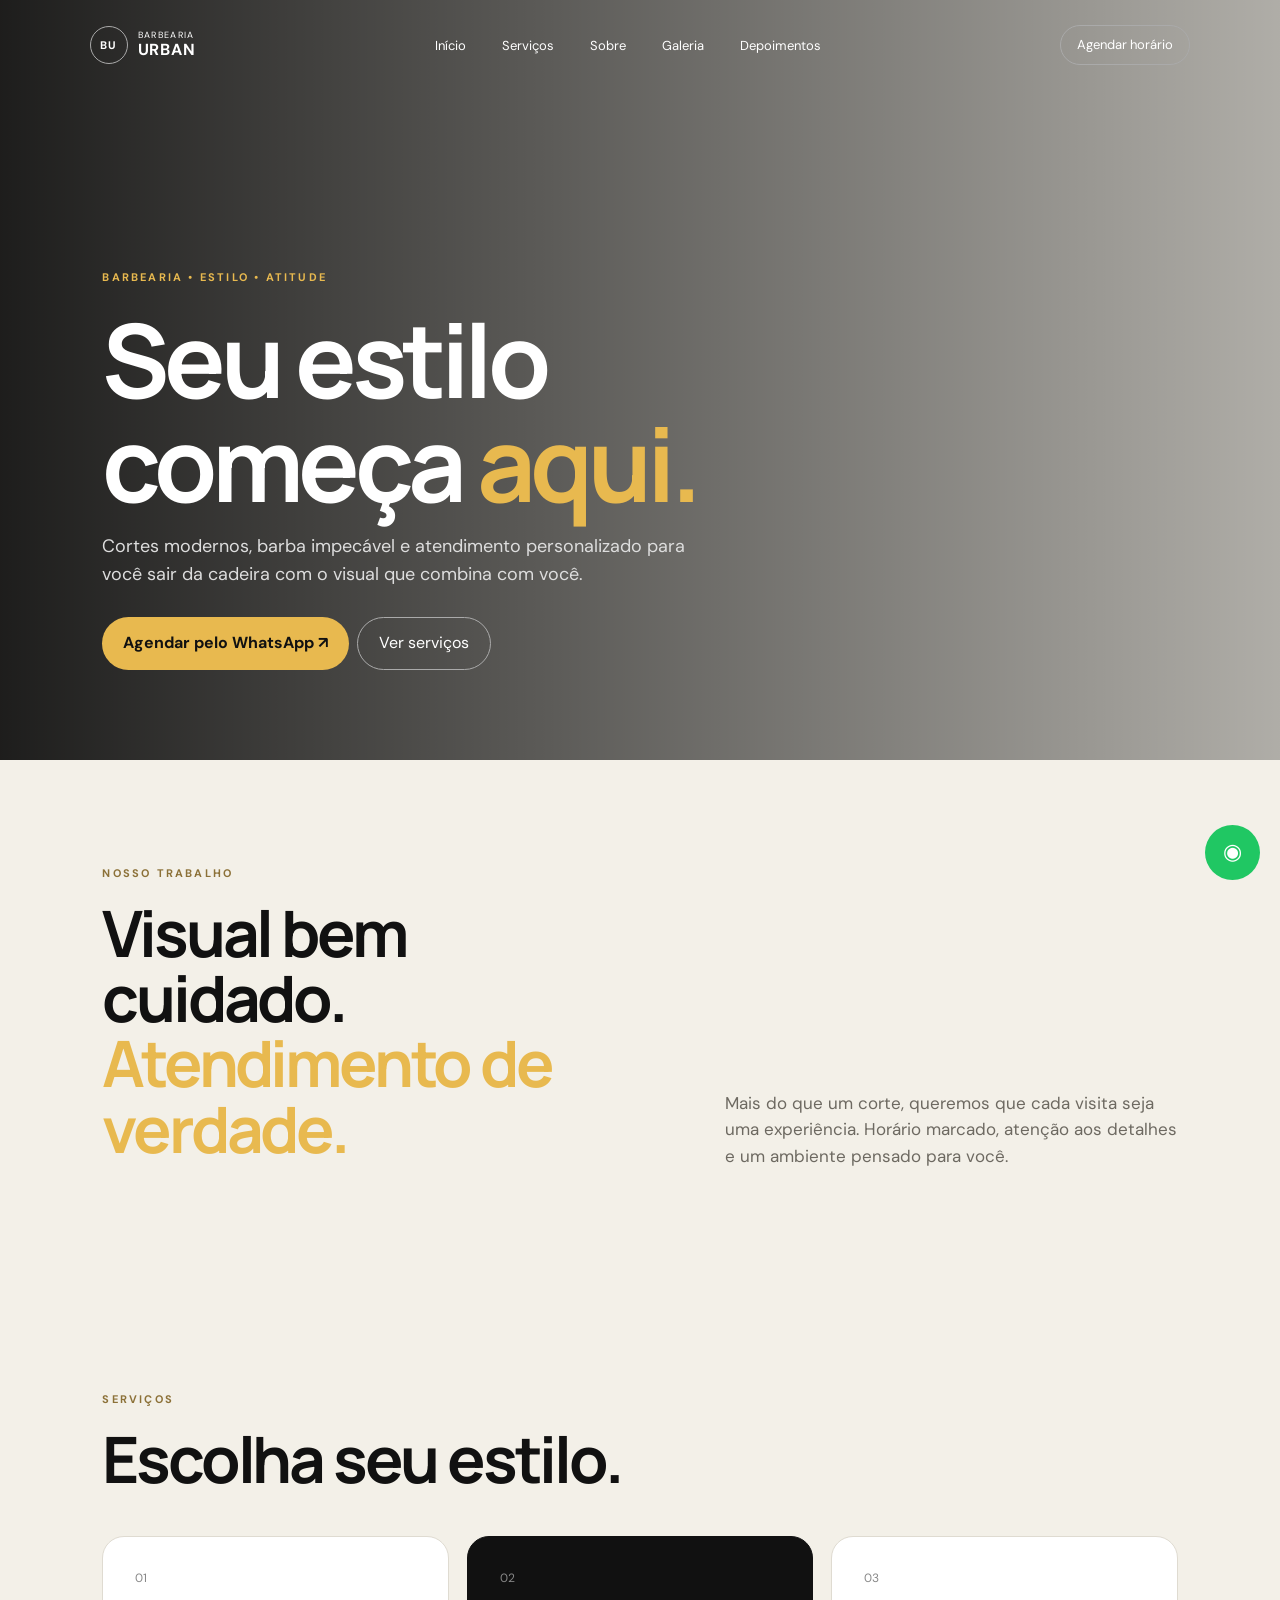
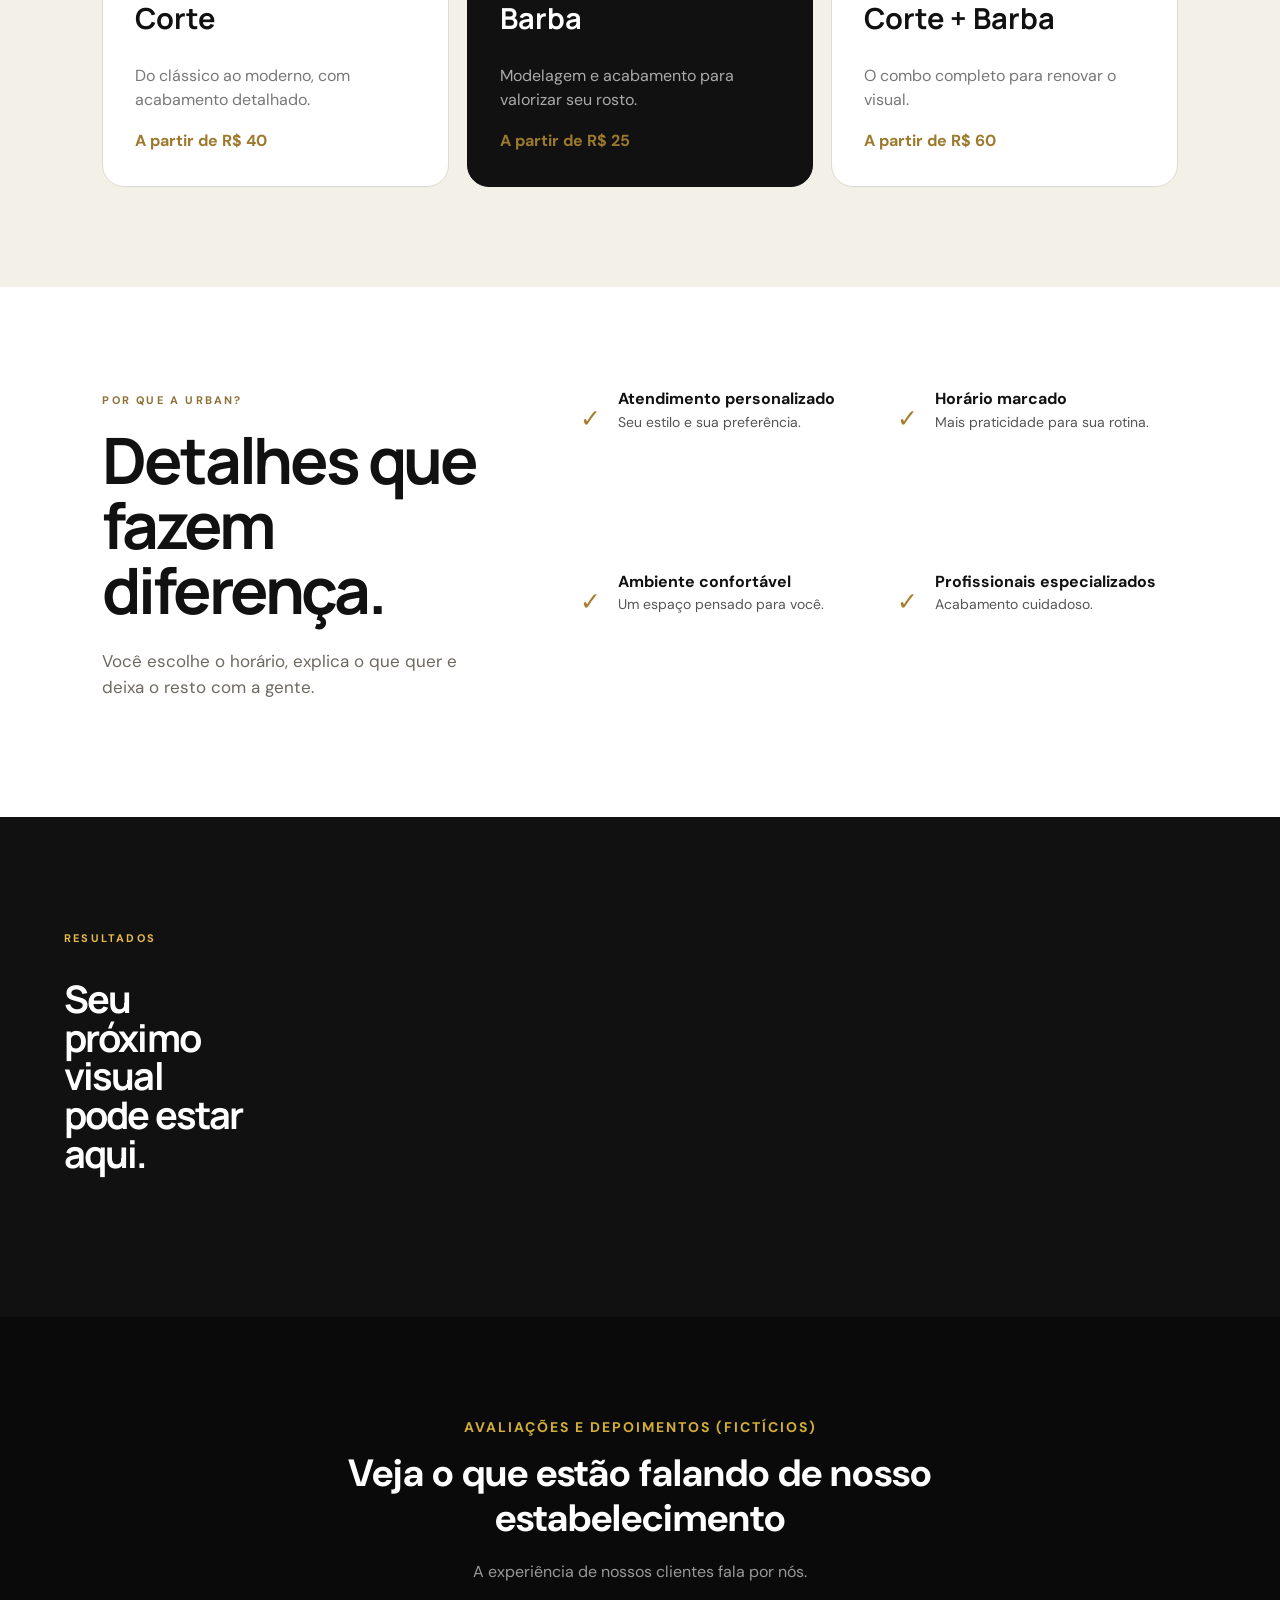
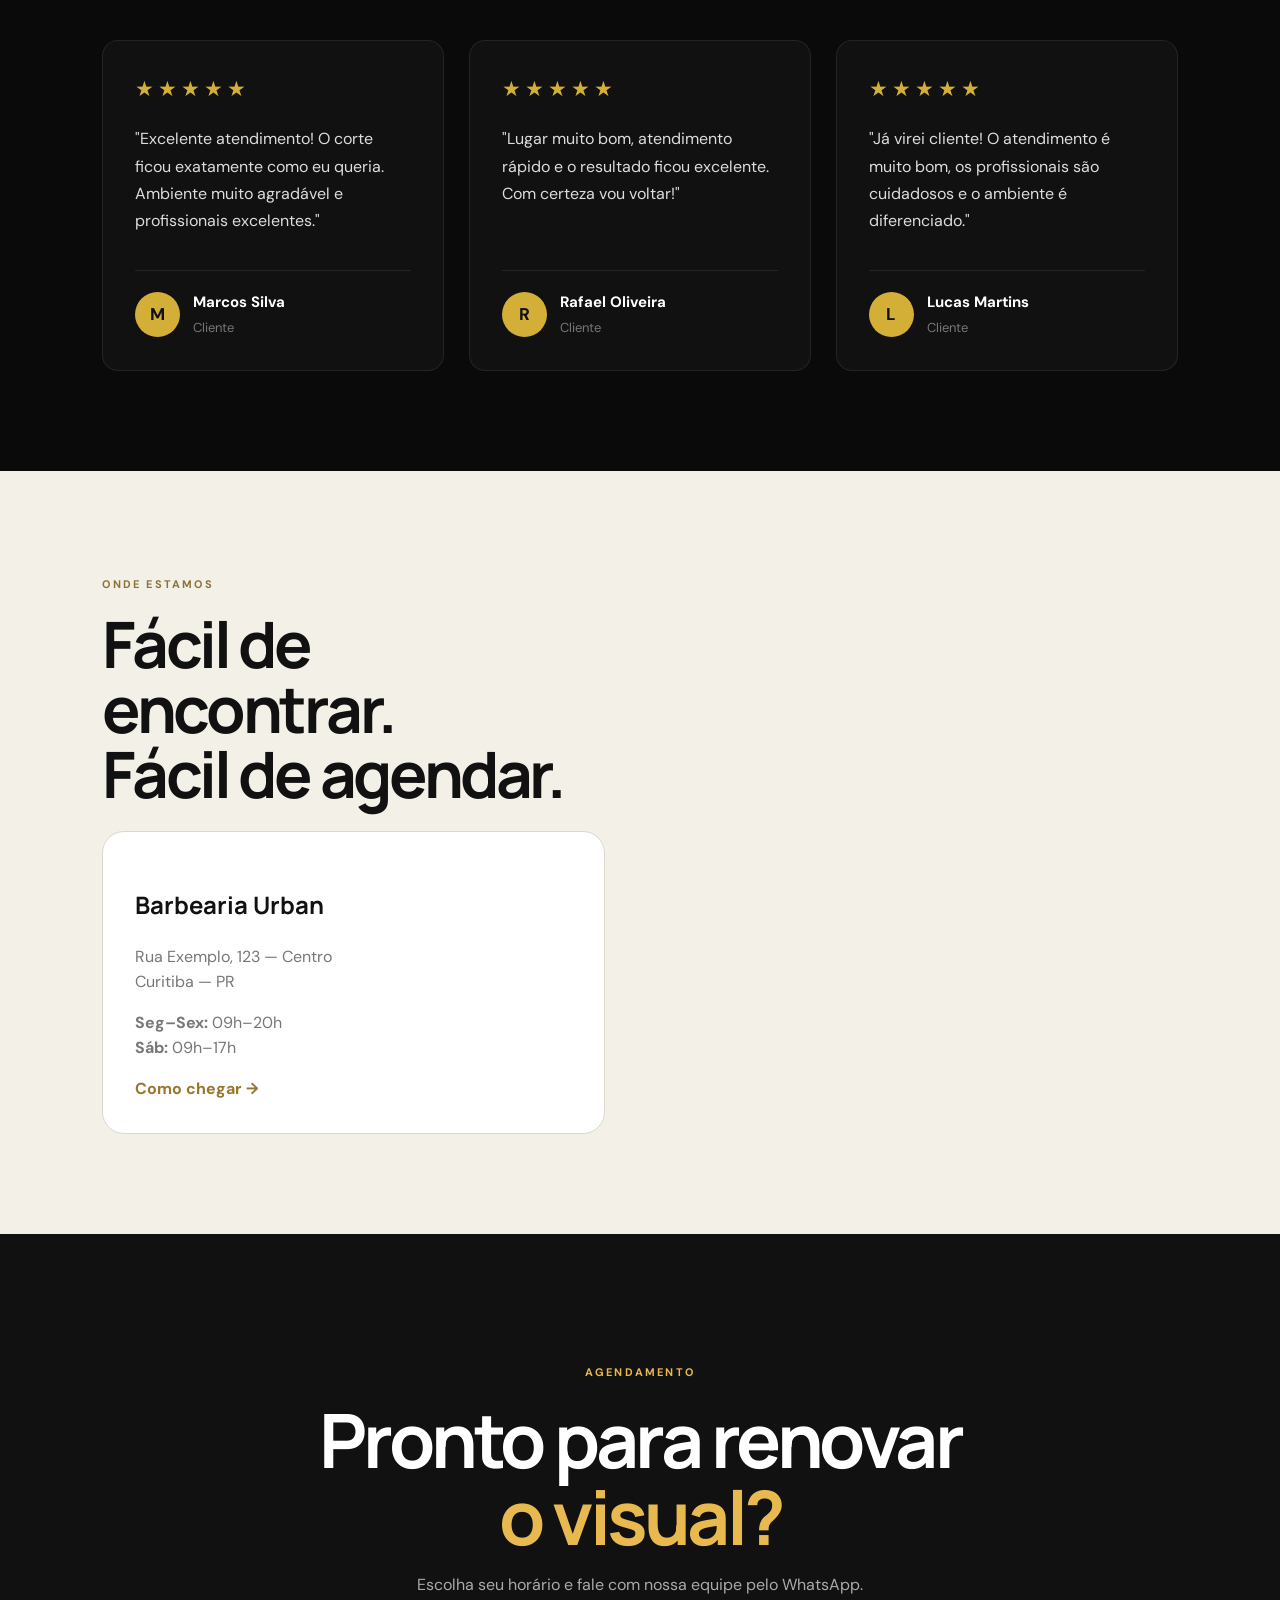
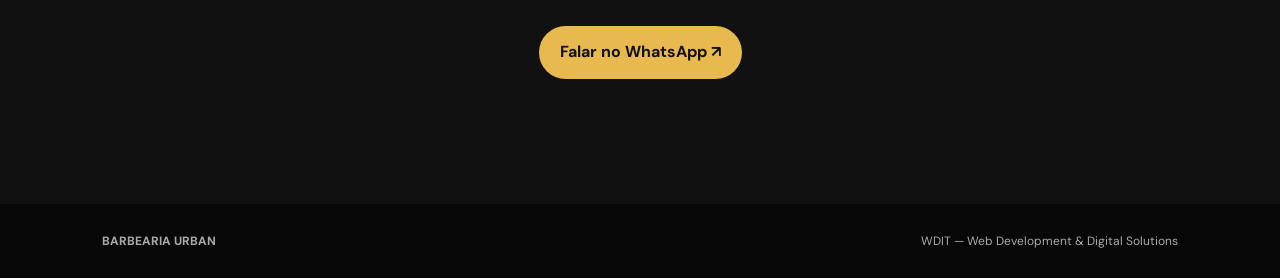
<file: index.html>
<!doctype html>
<html lang="pt-BR">

<head>
<meta charset="utf-8">
<meta name="viewport" content="width=device-width,initial-scale=1">
<meta name="description" content="Barbearia Urban — cortes modernos, barba bem feita e atendimento personalizado.">
<title>Barbearia Urban | WDIT</title>
<link rel="preconnect" href="https://fonts.googleapis.com">
<link href="https://fonts.googleapis.com/css2?family=DM+Sans:wght@400;500;700&family=Manrope:wght@700;800&display=swap" rel="stylesheet">
<link rel="stylesheet" href="styles.css">
</head>


<body>

        <header class="top">
            <a class="brand" href="#inicio">
            <b>BU</b>
            <span>BARBEARIA<br>
                <strong>URBAN</strong>
            </span>
            </a>
            <nav>
                <a class="navegacao" href="#nicio">Início</a>
                <a class="navegacao" href="#servicos">Serviços</a>
                <a class="navegacao" href="#sobre">Sobre</a>
                <a class="navegacao" href="#galeria">Galeria</a>
                <a class="navegacao" href="#avaliacoes">Depoimentos</a>
            </nav>
            <a class="toplink" href="#agendar">Agendar horário</a>
        </header>

    <main>
<section class="hero" id="inicio">
<div class="hero-content"><small>BARBEARIA • ESTILO • ATITUDE</small><h1>Seu estilo começa <i>aqui.</i></h1><p>Cortes modernos, barba impecável e atendimento personalizado para você sair da cadeira com o visual que combina com você.</p><div><a class="btn" href="#agendar">Agendar pelo WhatsApp ↗</a><a class="ghost" href="#servicos">Ver serviços</a></div></div>
</section>

<section class="section intro"><div><small class="dark">NOSSO TRABALHO</small><h2>Visual bem cuidado.<br><em>Atendimento de verdade.</em></h2></div><p>Mais do que um corte, queremos que cada visita seja uma experiência. Horário marcado, atenção aos detalhes e um ambiente pensado para você.</p></section>

<section class="section" id="servicos"><small class="dark">SERVIÇOS</small><h2>Escolha seu estilo.</h2><div class="cards">
<article><span>01</span><h3>Corte</h3><p>Do clássico ao moderno, com acabamento detalhado.</p><b>A partir de R$ 40</b></article>
<article class="featured"><span>02</span><h3>Barba</h3><p>Modelagem e acabamento para valorizar seu rosto.</p><b>A partir de R$ 25</b></article>
<article><span>03</span><h3>Corte + Barba</h3><p>O combo completo para renovar o visual.</p><b>A partir de R$ 60</b></article>
</div></section>

<section class="section why" id="sobre"><div><small class="dark">POR QUE A URBAN?</small><h2>Detalhes que fazem diferença.</h2><p>Você escolhe o horário, explica o que quer e deixa o resto com a gente.</p></div><div class="features">
<div>✓ <span><b>Atendimento personalizado</b><br>Seu estilo e sua preferência.</span></div>
<div>✓ <span><b>Horário marcado</b><br>Mais praticidade para sua rotina.</span></div>
<div>✓ <span><b>Ambiente confortável</b><br>Um espaço pensado para você.</span></div>
<div>✓ <span><b>Profissionais especializados</b><br>Acabamento cuidadoso.</span></div>
</div></section>

<section class="gallery"><div class="gallery-title" id="galeria"><small>RESULTADOS</small><h2>Seu próximo visual<br>pode estar aqui.</h2></div><div class="pic p1"></div><div class="pic p2"></div><div class="pic p3"></div></section>

<section class="depoimentos" id="avaliacoes">
    <div class="depoimentos-title">
        <small>Avaliações e Depoimentos (Fictícios)</small>
        <h2>Veja o que estão falando de nosso estabelecimento</h2>
        <p>A experiência de nossos clientes fala por nós.</p>
    </div>

    <div class="depoimentos-container">

        <!-- Avaliação 1 -->
        <div class="depoimento-card">
            <div class="estrelas" aria-label="5 estrelas">
                ★★★★★
            </div>

            <p class="depoimento-texto">
                "Excelente atendimento! O corte ficou exatamente como eu
                queria. Ambiente muito agradável e profissionais excelentes."
            </p>

            <div class="cliente">
                <div class="cliente-avatar">M</div>

                <div>
                    <strong>Marcos Silva</strong>
                    <span>Cliente</span>
                </div>
            </div>
        </div>

        <!-- Avaliação 2 -->
        <div class="depoimento-card">
            <div class="estrelas" aria-label="5 estrelas">
                ★★★★★
            </div>

            <p class="depoimento-texto">
                "Lugar muito bom, atendimento rápido e o resultado ficou
                excelente. Com certeza vou voltar!"
            </p>

            <div class="cliente">
                <div class="cliente-avatar">R</div>

                <div>
                    <strong>Rafael Oliveira</strong>
                    <span>Cliente</span>
                </div>
            </div>
        </div>

        <!-- Avaliação 3 -->
        <div class="depoimento-card">
            <div class="estrelas" aria-label="5 estrelas">
                ★★★★★
            </div>

            <p class="depoimento-texto">
                "Já virei cliente! O atendimento é muito bom, os profissionais
                são cuidadosos e o ambiente é diferenciado."
            </p>

            <div class="cliente">
                <div class="cliente-avatar">L</div>

                <div>
                    <strong>Lucas Martins</strong>
                    <span>Cliente</span>
                </div>
            </div>
        </div>

    </div>
</section>

<section class="section location" id="localizacao" aria-labelledby="localizacao-heading">

    <div class="location-info">

        <small class="dark">ONDE ESTAMOS</small>

        <h2 id="localizacao-heading">
            Fácil de encontrar.<br>
            Fácil de agendar.
        </h2>

        <div class="location-card">

            <h3>Barbearia Urban</h3>

            <p>
                Rua Exemplo, 123 — Centro<br>
                Curitiba — PR
            </p>

            <p>
                <b>Seg–Sex:</b> 09h–20h<br>
                <b>Sáb:</b> 09h–17h
            </p>

            <a href="#agendar">
                Como chegar →
            </a>

        </div>

    </div>


    <div class="location-map">

        <iframe
    src="https://www.google.com/maps/embed?pb=!1m18!1m12!1m3!1d3599.562020015512!2d-49.3963690656539!3d-25.552962183668413!2m3!1f0!2f0!3f0!3m2!1i1024!2i768!4f13.1!3m3!1m2!1s0x94dd02e8bdd998fd%3A0xbb8112ce0fd98ec7!2sResidencial%20Araucaria%20Green%20Village!5e0!3m2!1spt-BR!2sbr!4v1721602507332!5m2!1spt-BR!2sbr"
    width="100%"
    height="450"
    style="border:0"
    allowfullscreen
    loading="lazy"
    referrerpolicy="strict-origin-when-cross-origin"
    title="Mapa com a localização da Barbearia Urban">
</iframe>

    </div>

</section>

<section class="cta" id="agendar"><small>AGENDAMENTO</small><h2>Pronto para renovar<br><i>o visual?</i></h2><p>Escolha seu horário e fale com nossa equipe pelo WhatsApp.</p><a class="btn" href="https://wa.me/5541999999999?text=Olá!%20Quero%20agendar%20um%20horário." target="_blank">Falar no WhatsApp ↗</a></section>
</main>

<footer><strong>BARBEARIA URBAN</strong><span>WDIT — Web Development & Digital Solutions</span></footer>
<a class="float" href="https://wa.me/5541999999999?text=Olá!%20Quero%20agendar%20um%20horário." target="_blank">◉</a>
<script src="script.js"></script>
</body></html>
</file>
<file: styles.css>
* {
    box-sizing: border-box
}

html {
    scroll-behavior: smooth
}

body {
    margin: 0;
    background: #f3f0e8;
    color: #111;
    font-family: "DM Sans", sans-serif;
    line-height: 1.55
}

a {
    text-decoration: none;
    color: inherit
}

.top {
    position: absolute;
    z-index: 3;
    top: 0;
    left: 0;
    right: 0;
    padding: 25px 7vw;
    display: flex;
    justify-content: space-between;
    align-items: center;
    color: #fff
}

.brand {
    display: flex;
    gap: 10px;
    align-items: center;
    text-transform: uppercase;
    font-size: 9px;
    line-height: 1.1;
    letter-spacing: .15em
}

.brand>b {
    border: 1px solid #aaa;
    border-radius: 50%;
    width: 38px;
    height: 38px;
    display: grid;
    place-items: center;
    font-size: 11px
}

.brand strong {
    font-size: 16px;
    letter-spacing: .05em
}

.navegacao {
    padding: 9px 16px;
    font-size: 13px
}

.toplink {
    border: 1px solid #aaa;
    border-radius: 30px;
    padding: 9px 16px;
    font-size: 13px
}

.hero {
    min-height: 760px;
    color: #fff;
    display: flex;
    align-items: flex-end;
    padding: 0 8vw 90px;
    background: linear-gradient(90deg, rgba(0, 0, 0, .88), rgba(0, 0, 0, .28)), url("https://images.unsplash.com/photo-1503951914875-452162b0f3f1?auto=format&fit=crop&w=1800&q=85") center/cover
}

.hero-content {
    max-width: 720px
}

.hero small,
.cta small,
.gallery-title small {
    color: #e8b94f;
    font-weight: 700;
    letter-spacing: .2em;
    font-size: 11px
}

.hero h1,
.section h2,
.cta h2,
.gallery-title h2 {
    font-family: Manrope, sans-serif;
    line-height: 1.02;
    letter-spacing: -.05em
}

.hero h1 {
    font-size: clamp(55px, 8vw, 105px);
    margin: 18px 0
}

.hero h1 i,
.section em,
.cta i {
    color: #e8b94f;
    font-style: normal
}

.hero p {
    font-size: 18px;
    color: #ddd;
    max-width: 590px;
    margin: 0 0 28px
}

.btn {
    display: inline-block;
    background: #e8b94f;
    color: #111;
    padding: 14px 21px;
    border-radius: 30px;
    font-weight: 700;
    margin-right: 8px
}

.ghost {
    display: inline-block;
    color: #fff;
    border: 1px solid #aaa;
    padding: 13px 21px;
    border-radius: 30px
}

.section {
    padding: 100px 8vw
}

.section h2 {
    font-size: clamp(38px, 5vw, 68px);
    margin: 15px 0 25px
}

.dark {
    color: #8c7138;
    font-size: 11px;
    font-weight: 700;
    letter-spacing: .2em
}

.intro {
    display: grid;
    grid-template-columns: 1.1fr .9fr;
    gap: 70px;
    align-items: end
}

.intro>p,
.why p {
    color: #6d6961;
    font-size: 17px
}

.cards {
    display: grid;
    grid-template-columns: repeat(3, 1fr);
    gap: 18px;
    margin-top: 45px
}

.cards article {
    background: #fff;
    border: 1px solid #dfdbd1;
    border-radius: 22px;
    padding: 32px;
    min-height: 245px;
    display: flex;
    flex-direction: column;
    justify-content: space-between
}

.cards article span {
    font-size: 12px;
    color: #888
}

.cards h3 {
    font: 700 29px Manrope;
    margin: 10px 0
}

.cards p {
    color: #777
}

.cards b {
    color: #9c792d
}

.cards .featured {
    background: #111;
    color: #fff;
    border-color: #111
}

.cards .featured p {
    color: #aaa
}

.why {
    background: #fff;
    display: grid;
    grid-template-columns: .8fr 1.2fr;
    gap: 80px
}

.features {
    display: grid;
    grid-template-columns: 1fr 1fr;
    gap: 35px;
    font-size: 25px;
    color: #a47e2b
}

.features span {
    color: #555;
    font-size: 14px;
    display: inline-block;
    margin-left: 10px
}

.features b {
    color: #111;
    font-size: 16px
}

.gallery {
    display: grid;
    grid-template-columns: 1fr 1fr 1fr 1fr;
    min-height: 500px;
    background: #111
}

.gallery-title {
    color: #fff;
    padding: 50px 5vw;
    display: flex;
    justify-content: center;
    flex-direction: column
}

.gallery-title h2 {
    font-size: 38px
}

.pic {
    min-height: 500px;
    background: center/cover
}

.p1 {
    background-image: url("https://images.unsplash.com/photo-1599351431202-1e0f0d9c9b4a?auto=format&fit=crop&w=900&q=85")
}

.p2 {
    background-image: url("https://images.unsplash.com/photo-1621605815971-fbc98d665033?auto=format&fit=crop&w=900&q=85")
}

.p3 {
    background-image: url("https://images.unsplash.com/photo-1593702295094-aea8c9c0d7b0?auto=format&fit=crop&w=900&q=85")
}
/* ================================
   DEPOIMENTOS
================================ */

.depoimentos {
    padding: 100px 8%;
    background: #0a0a0a;
}

.depoimentos-title {
    max-width: 750px;
    margin: 0 auto 55px;
    text-align: center;
}

.depoimentos-title small {
    display: block;
    margin-bottom: 12px;

    color: #d4af37;
    font-size: 14px;
    font-weight: 700;
    letter-spacing: 2px;
    text-transform: uppercase;
}

.depoimentos-title h2 {
    margin: 0;
    color: #ffffff;
    font-size: 38px;
    line-height: 1.2;
}

.depoimentos-title p {
    margin-top: 18px;
    color: #999999;
    font-size: 16px;
}


/* CONTAINER */

.depoimentos-container {
    max-width: 1200px;
    margin: 0 auto;

    display: grid;
    grid-template-columns: repeat(3, 1fr);
    gap: 25px;
}


/* CARD */

.depoimento-card {
    position: relative;

    padding: 32px;
    background: #111111;

    border: 1px solid rgba(255, 255, 255, 0.08);
    border-radius: 16px;

    transition: transform 0.3s ease,
                border-color 0.3s ease,
                box-shadow 0.3s ease;
}

.depoimento-card:hover {
    transform: translateY(-6px);

    border-color: rgba(212, 175, 55, 0.5);

    box-shadow: 0 15px 40px rgba(0, 0, 0, 0.4);
}


/* ESTRELAS */

.estrelas {
    margin-bottom: 20px;

    color: #d4af37;
    font-size: 21px;
    letter-spacing: 4px;
}


/* COMENTÁRIO */

.depoimento-texto {
    min-height: 120px;

    margin: 0;

    color: #dddddd;

    font-size: 16px;
    line-height: 1.7;
}


/* CLIENTE */

.cliente {
    display: flex;
    align-items: center;
    gap: 13px;

    margin-top: 25px;
    padding-top: 20px;

    border-top: 1px solid rgba(255, 255, 255, 0.08);
}

.cliente-avatar {
    width: 45px;
    height: 45px;

    display: flex;
    align-items: center;
    justify-content: center;

    flex-shrink: 0;

    border-radius: 50%;

    background: #d4af37;
    color: #111111;

    font-size: 17px;
    font-weight: 800;
}

.cliente strong {
    display: block;

    color: #ffffff;
    font-size: 15px;
}

.cliente span {
    display: block;

    margin-top: 3px;

    color: #777777;
    font-size: 13px;
}


/* ================================
   RESPONSIVO
================================ */

@media (max-width: 900px) {

    .depoimentos-container {
        grid-template-columns: 1fr;
        max-width: 600px;
    }

    .depoimentos-title h2 {
        font-size: 32px;
    }

}


@media (max-width: 500px) {

    .depoimentos {
        padding: 75px 5%;
    }

    .depoimentos-title h2 {
        font-size: 27px;
    }

    .depoimento-card {
        padding: 25px;
    }

}

.location {
    display: grid;
    grid-template-columns: 1fr 1fr;
    gap: 70px;
    align-items: center
}

.location-card {
    background: #fff;
    border: 1px solid #ddd8cc;
    border-radius: 22px;
    padding: 32px
}

.location-card h3 {
    font: 700 24px Manrope
}

.location-card p {
    color: #777
}

.location-card a {
    color: #98762e;
    font-weight: 700
}

.cta {
    text-align: center;
    background: #111;
    color: #fff;
    padding: 125px 20px
}

.cta h2 {
    font-size: clamp(45px, 6vw, 75px);
    margin: 18px
}

.cta p {
    color: #aaa;
    margin: 0 auto 28px
}

.cta .btn {
    margin: 0
}

footer {
    background: #080808;
    color: #aaa;
    padding: 28px 8vw;
    display: flex;
    justify-content: space-between;
    font-size: 12px
}

.float {
    position: fixed;
    right: 20px;
    bottom: 20px;
    width: 55px;
    height: 55px;
    background: #20c763;
    color: #fff;
    border-radius: 50%;
    display: grid;
    place-items: center;
    font-size: 22px
}

@media(max-width:800px) {
    .top {
        padding: 20px 5vw
    }

    .toplink {
        display: none
    }

    .hero {
        min-height: 700px;
        padding: 0 6vw 70px
    }

    .section {
        padding: 70px 6vw
    }

    .intro,
    .why,
    .location {
        grid-template-columns: 1fr;
        gap: 35px
    }

    .cards {
        grid-template-columns: 1fr
    }

    .features {
        grid-template-columns: 1fr;
        gap: 22px
    }

    .gallery {
        grid-template-columns: 1fr
    }

    .gallery-title {
        min-height: 300px
    }

    .pic {
        min-height: 380px
    }

    .gallery-title h2 {
        font-size: 35px
    }

    footer {
        flex-direction: column;
        gap: 10px
    }
}
</file>
